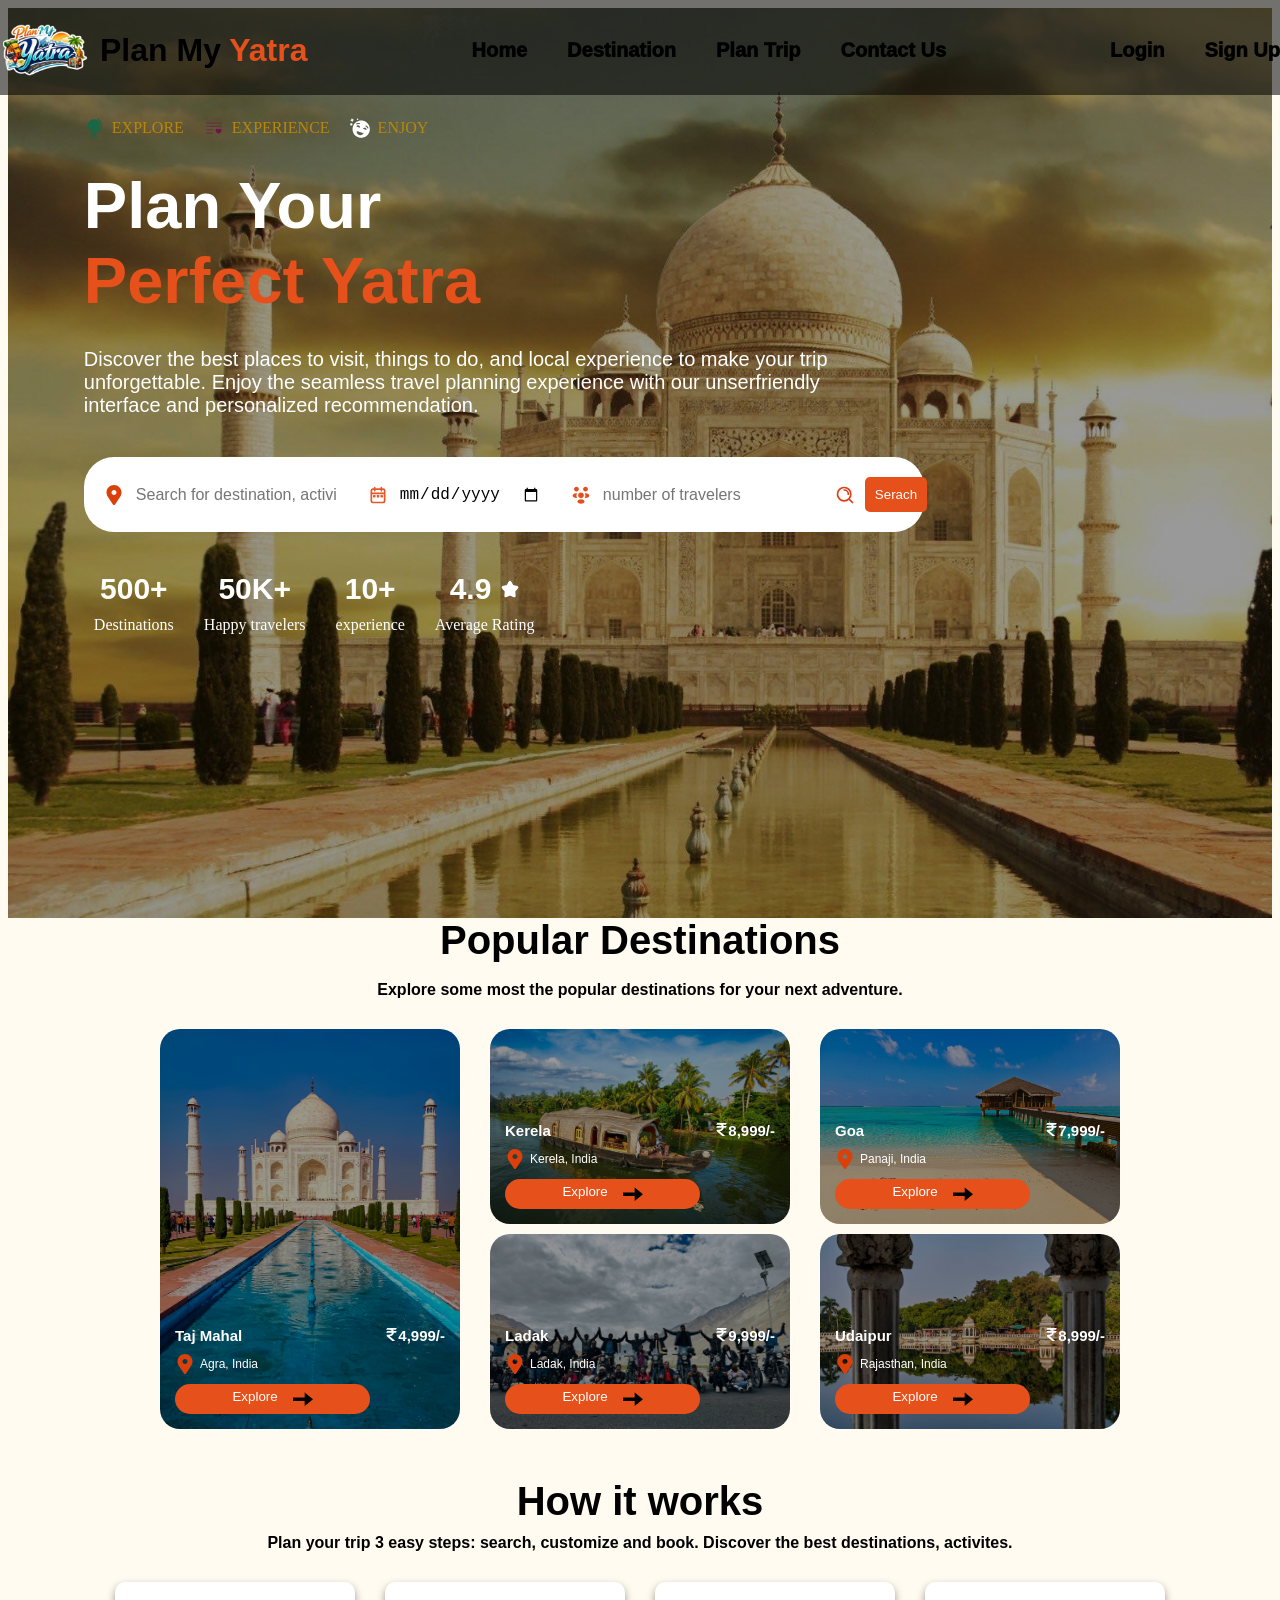
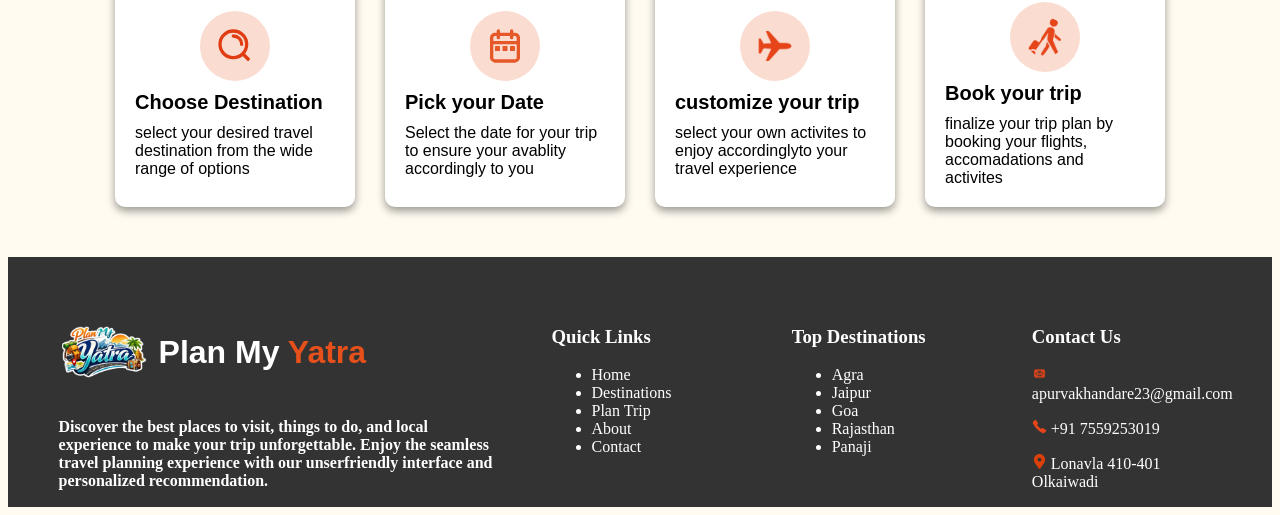
<file: index.html>
<!DOCTYPE html>
<html>

<head>
    <meta charset="UTF-8">
    <meta name="viewport" content="width=device-width, initial-scale=1.0">
    <title>Home</title>
    <link rel="stylesheet" href="./css/style.css">
    <link rel="stylesheet" href="./css/home.css">
    <link rel="stylesheet" href="./css/navbar.css">
    <link rel="stylesheet" href="./css/footer.css">
</head>

<body>

    <div class="main-hero-section">
        <!-- Navbar -->
        <div class="main-container">
            <div class="img-container">
                <img src="./images/website-logo.54 PM" alt="website-image" class="main-logo" />
                <h1 class="website-name">Plan My <span style="color: #E6501B;">Yatra</span></h1>
            </div>

            <input type="checkbox" id="menu-toggle" class="menu-toggle" />

            <label for="menu-toggle" class="hamburger">
               <img src="./images/hamburger-icon.svg" alt="toggle-menu-icon" height="20px" />
            </label>

            <div class="nav-menu">
                <a href="./index.html" class="menu">Home</a>
                <a href="./Pages/destination.html" class="menu">Destination</a>
                <a href="" class="menu">Plan Trip</a>
                <a href="" class="menu">Contact Us</a>
            </div>

            <div class="nav-menu">
                <a href="" class="menu">Login</a>
                <a href="" class="menu">Sign Up</a>
            </div>
        </div>

        <!-- Main Content -->

        <div class="main-content">
            <div class="highlighted-main-content">
                <span class="highlighted-text"><img src="./images/explore-icon.svg" alt="explore-icon"
                        height="20px" />EXPLORE</span>
                <span class="highlighted-text"><img src="./images/experience-icon.svg" alt="experience-icon"
                        height="20px" />EXPERIENCE</span>
                <span class="highlighted-text"><img src="./images/enjoy-icon.svg" alt="enjoy-icon"
                        height="20px" />ENJOY</span>
            </div>
            <div class="sub-content">
                <span class="heading-1">Plan Your</span>
                </br> Perfect Yatra
            </div>
            <div class="main-info">
                Discover the best places to visit, things to do, and local experience to make your trip unforgettable.
                Enjoy the seamless travel planning experience with our unserfriendly interface and personalized
                recommendation.
            </div>

            <div class="destination-container">
                <div class="destination-container-items">
                    <img src="./images/location-icon.svg" height="20px" alt="location-icon" />
                    <input class="destination-input" type="text"
                        placeholder="Search for destination, activites or experiences" />
                </div>
                <div class="destination-container-items">
                    <img src="./images/date-icon.svg" height="20px" alt="date-icon" />
                    <input class="destination-input" type="date" />
                </div>
                <div class="destination-container-items">
                    <img src="./images/people-icon.svg" height="20px" alt="people-icons" />
                    <input class="destination-input" type="number" placeholder="number of travelers" />
                </div>
                <div class="destination-container-items">
                    <img src="./images/search-icon.svg" height="20px" alt="search-icon" />
                    <button class="btn-search">Serach</button>
                </div>
            </div>

            <div class="recommendation">
                <div class="recommendation-items">
                    <span class="recommendation-count">500+</span>
                    <span>Destinations</span>
                </div>

                <div class="recommendation-items">
                    <span class="recommendation-count">50K+</span>
                    <span>Happy travelers</span>
                </div>

                <div class="recommendation-items">
                    <span class="recommendation-count">10+</span>
                    <span>experience</span>
                </div>

                <div class="recommendation-items">
                    <span class="recommendation-count">4.9 <img src="./images/rating-icon.svg" alt="rating-icon"
                            height="20px" /></span>
                    <span>Average Rating</span>
                </div>
            </div>

        </div>
    </div>

    <!-- Destination Section -->
    <div class="destinations-section">
        <span class="destinations-section-heading">Popular Destinations</span>
        <br />
        <span class="destinations-section-description">Explore some most the popular destinations for your next adventure.</span>

        <div class="destinations-section-container">

            <div class="destinations-section-items-1">
                <div class="card-info">
                    <div class="card-top-info">
                        <span class="card-name">Taj Mahal</span>
                        <span class="card-prize"><img src="./images/rupee-icon.svg" alt="rupee-icon"
                                height="13px">4,999/-</span>
                    </div>

                    <div class="card-bottom-info">
                        <img src="./images/location-icon.svg" alt="location-icon" height="20px" />
                        <span>Agra, India</span>
                    </div>

                    <button class="btn-book">Explore &nbsp;&nbsp;&nbsp;<img src="./images/right-arrow-icon.svg"
                            alt="right-arrow" width="20px" /></button>
                </div>

            </div>


            <div>
                <div class="destinations-section-items-2">
                    <div class="destinations-section-items-2-sub-1">
                        <div class="card-info">
                            <div class="card-top-info">
                                <span class="card-name">Kerela</span>
                                <span class="card-prize"><img src="./images/rupee-icon.svg" alt="rupee-icon"
                                        height="13px">8,999/-</span>
                            </div>

                            <div class="card-bottom-info">
                                <img src="./images/location-icon.svg" alt="location-icon" height="20px" />
                                <span>Kerela, India</span>
                            </div>

                            <button class="btn-book">Explore &nbsp;&nbsp;&nbsp;<img src="./images/right-arrow-icon.svg"
                                    alt="right-arrow" width="20px" /></button>
                        </div>
                    </div>
                    <div class="destinations-section-items-2-sub-2">
                        <div class="card-info">
                            <div class="card-top-info">
                                <span class="card-name">Ladak</span>
                                <span class="card-prize"><img src="./images/rupee-icon.svg" alt="rupee-icon"
                                        height="13px">9,999/-</span>
                            </div>

                            <div class="card-bottom-info">
                                <img src="./images/location-icon.svg" alt="location-icon" height="20px" />
                                <span>Ladak, India</span>
                            </div>

                            <button class="btn-book">Explore &nbsp;&nbsp;&nbsp;<img src="./images/right-arrow-icon.svg"
                                    alt="right-arrow" width="20px" /></button>
                        </div>
                    </div>
                </div>
            </div>


            <div>
                <div class="destinations-section-items-3">
                    <div class="destinations-section-items-3-sub-1">
                        <div class="card-info">
                            <div class="card-top-info">
                                <span class="card-name">Goa</span>
                                <span class="card-prize"><img src="./images/rupee-icon.svg" alt="rupee-icon"
                                        height="13px">7,999/-</span>
                            </div>

                            <div class="card-bottom-info">
                                <img src="./images/location-icon.svg" alt="location-icon" height="20px" />
                                <span>Panaji, India</span>
                            </div>

                            <button class="btn-book">Explore &nbsp;&nbsp;&nbsp;<img src="./images/right-arrow-icon.svg"
                                    alt="right-arrow" width="20px" /></button>
                        </div>
                    </div>
                    <div class="destinations-section-items-3-sub-2">
                        <div class="card-info">
                            <div class="card-top-info">
                                <span class="card-name">Udaipur</span>
                                <span class="card-prize"><img src="./images/rupee-icon.svg" alt="rupee-icon"
                                        height="13px">8,999/-</span>
                            </div>

                            <div class="card-bottom-info">
                                <img src="./images/location-icon.svg" alt="location-icon" height="20px" />
                                <span>Rajasthan, India</span>
                            </div>

                            <button class="btn-book">Explore &nbsp;&nbsp;&nbsp;<img src="./images/right-arrow-icon.svg"
                                    alt="right-arrow" width="20px" /></button>
                        </div>
                    </div>
                </div>
            </div>

        </div>




    </div>

    <!--How it works-->
    <div class="work-section-container">
        <span class="work-section-heading">How it works</span>
        <span class="work-section-discription">Plan your trip 3 easy steps: search, customize and book. Discover the
            best destinations, activites.</span>
        <div class="work-section-card-container">
            <div class="work-section-card-container-items">
                <div class="work-section-card">
                    <img src="./images/search-icon.svg" alt="search-icon" height="40px" class="work-section-img" />
                </div>
                <span class="work-card-heading">Choose Destination</span>
                <span>select your desired travel destination from the wide range of options</span>
            </div>

            <div class="work-section-card-container-items">
                <div class="work-section-card">
                    <img src="./images/date-icon.svg" alt="search-icon" height="40px" class="work-section-img" />
                </div>
                <span class="work-card-heading">Pick your Date</span>
                <span>Select the date for your trip to ensure your avablity accordingly to you</span>
            </div>

            <div class="work-section-card-container-items">
                <div class="work-section-card">
                    <img src="./images/aeroplane-icon.png" alt="aeroplane-icon" height="40px"
                        class="work-section-img" />
                </div>
                <span class="work-card-heading">customize your trip</span>
                <span>select your own activites to enjoy accordinglyto your travel experience</span>
            </div>

            <div class="work-section-card-container-items">
                <div class="work-section-card">
                    <img src="./images/trip-icon.png" alt="aeroplane-icon" height="40px" class="work-section-img" />
                </div>
                <span class="work-card-heading">Book your trip</span>
                <span>finalize your trip plan by booking your flights, accomadations and activites </span>
            </div>
        </div>
    </div>

    <!--Footer-->
    <div class="footer-main-container">
        <div class="footer-menu-container">
            <div class="footer-child-item-1">
                <div class="img-container">
                    <img src="./images/website-logo.54 PM" alt="website-image" class="main-logo" />
                    <h1 class="website-name">Plan My <span style="color: #E6501B;">Yatra</span></h1>
                </div>
                <h4>Discover the best places to visit, things to do, and local experience to make your trip
                    unforgettable.
                    Enjoy the seamless travel planning experience with our unserfriendly interface and personalized
                    recommendation.</h4>
            </div>


            <div class="footer-child-item">
                <h3>Quick Links</h3>
                <ul>
                    <li><a class="footer-links" href="./in dex.html">Home</a></li>
                    <li><a class="footer-links" href="./Pages/destination.html">Destinations</a></li>
                    <li><a class="footer-links" href="./Pages/destination.html">Plan Trip</a></li>
                    <li><a class="footer-links" href="./Pages/about.html">About</a></li>
                    <li><a class="footer-links" href="./Pages/contact.html">Contact</a></li>
                </ul>
            </div>


            <div class="footer-child-item">
                <h3>Top Destinations</h3>
                <ul>
                    <li><a class="footer-links">Agra</a></li>
                    <li><a class="footer-links">Jaipur</a></li>
                    <li><a class="footer-links">Goa</a></li>
                    <li><a class="footer-links">Rajasthan</a></li>
                    <li><a class="footer-links">Panaji</a></li>
                </ul>
            </div>


            <div class="footer-child-item">
                <h3>Contact Us</h3>
                <p>
                    <img src="./images/email-icon.png" alt="email-icon" height="15px" />
                    <a class="footer-links" href="mailto:apurvakhandare23@gmail.com">apurvakhandare23@gmail.com</a>
                </p>
                <p>
                    <img src="./images/call-icon.png" alt="call-icon" height="15px" />
                    <a class="footer-links" href="tel:+91-7559253019">+91 7559253019</a>
                </p>
                <p>
                    <img src="./images/location-icon.svg" alt="" height="15px" />
                    <a class="footer-links" href="https://maps.app.goo.gl/bMqAWxhYWE5FszrA8" target="_blank">
                    Lonavla 410-401 Olkaiwadi
                    </a>
                </p>
            </div>
        </div>
    </div>




    </div>

</body>

</html>
</file>
<file: css/style.css>
body{
    background-color: #fffbf1;

}
</file>
<file: css/home.css>
.main-hero-section {
    background-image: linear-gradient(rgba(0, 0, 0, 0.4), rgba(0, 0, 0, 0.4)), url(./../images/taj-mahal-1.jpg);
    background-size: cover;
    background-position: cover;
    height: 100vh;
    padding-top: 10px;
}

.main-content {
    margin-left: 6%;
    margin-top: 70px;
}

.highlighted-main-content {
    color: darkgoldenrod;
    display: flex;
    flex-direction: row;
    padding-top: 30px;
    margin-bottom: 30px;
}

.highlighted-text {
    padding-right: 20px;
    display: flex;
    flex-direction: row;
    align-items: center;
    gap: 8px;
}

.sub-content {
    font-family: 'Trebuchet MS', 'Lucida Sans Unicode', 'Lucida Grande', 'Lucida Sans', Arial, sans-serif;
    font-size: 65px;
    color: #E6501B;
    font-weight: 900;
    margin-bottom: 30px;
}

.heading-1 {
    color: white;
}

.main-info {
    color: white;
    font-size: 20px;
    width: 800px;
    font-family: 'Trebuchet MS', 'Lucida Sans Unicode', 'Lucida Grande', 'Lucida Sans', Arial, sans-serif;
}

.destination-container{
    display: flex;
    justify-content: space-evenly;
    flex-direction: row;
    gap: 30px;
    margin-top: 40px;
    background-color: white;
    width: 800px;
    padding: 20px;
    border-radius: 30px;
}

.destination-container-items{
    display: flex;
    flex-direction: row;
    align-items: center;
    gap: 10px;
}

.destination-input{
    border: none;
    outline: none;
    font-size: 16px;
}

.btn-search{
    background-color: #E6501B;
    color: white;
    border: none;
    padding: 10px 10px;
    border-radius: 5px;
    cursor: pointer;
}

.recommendation{
    margin-top: 30px;
    color: white;
    display: flex;
    flex-direction: row ;
    align-items: center;
    gap: 20px;
}

.recommendation-items{
    display: flex;
    flex-direction: column;
    align-items: center;
    gap: 10px;
    margin-top: 10px;
    margin-left: 10px;
}

.recommendation-count{
    font-size: 30px;
    font-weight: 700;
    font-family: 'Trebuchet MS', 'Lucida Sans Unicode', 'Lucida Grande', 'Lucida Sans', Arial, sans-serif;
}

.destinations-section{
    display: flex;
    flex-direction: column;
    align-items: center;
    font-weight: 700;
    font-family: 'Trebuchet MS', 'Lucida Sans Unicode', 'Lucida Grande', 'Lucida Sans', Arial, sans-serif;
}

.destinations-section-heading{
    font-size: 40px;
}

.destinations-section-container{
    display: flex;
    flex-direction: row;
    gap: 30px;
    margin-top: 30px;
}

.destinations-section-items-1{
    background-size: cover;
    background-position: center;
    width: 300px;
    height: 400px;
    background-image: linear-gradient(rgba(0, 0, 0, 0.4), rgba(0, 0, 0, 0.4)), url(./../images/Taj-mahal-poster.jpg);
    border-radius: 20px;
    display: flex;
    flex-direction: column;
    justify-content: flex-end;
}

.card-info{
    width: 100%;
    padding: 15px;
    display: flex;
    flex-direction: column;
    gap: 10px;
}

.card-name{
    color: white;
    font-size: 15px;
    font-weight: 700;
}

.card-prize{
    color: white;
    font-size: 15px;
    font-weight: 700;
    padding-right: 30px;
}

.card-top-info{
    display: flex;
    flex-direction: row;
    justify-content: space-between;
    gap: 10px;
}

.card-bottom-info{
    color: white;
    display: flex;
    align-items: center;
    font-size: 12px;
    gap: 5px;
    font-weight: 400;
}

.btn-book{
    background-color: #E6501B;
    color: white;
    border: none;
   padding: 5px 5px;
   width: 100px;
    border-radius: 20px;
    cursor: pointer;
    width: 65%;
    display: flex;
    flex-direction: row;
    justify-content: center;
}

.destinations-section-items-2{
    display: flex;
    flex-direction: column;
    gap: 10px;
}

.destinations-section-items-2-sub-1{
    background-image: linear-gradient(rgba(0, 0, 0, 0.4), rgba(0, 0, 0, 0.4)), url(./../images/kerela-card.avif);
    background-size: cover;
    background-position: center;
    width: 300px;
    height: 195px;
    border-radius: 20px;
    display: flex;
    flex-direction: column;
    justify-content: end;
}

.destinations-section-items-2-sub-2{
    background-image: linear-gradient(rgba(0, 0, 0, 0.4), rgba(0, 0, 0, 0.4)), url(./../images/ladak-card.jpeg);
    background-size: cover;
    background-position: center;
    width: 300px;
    height: 195px;
    border-radius: 20px;
    display: flex;
    flex-direction: column;
    justify-content: end;
}

.destinations-section-items-3{
    display: flex;
    flex-direction: column;
    gap: 10px;
}   

.destinations-section-items-3-sub-1{
    background-image: linear-gradient(rgba(0, 0, 0, 0.4), rgba(0, 0, 0, 0.4)), url(./../images/goa-card.jpg);
    background-size: cover;
    background-position: center;
    width: 300px;
    height: 195px;
    border-radius: 20px;
    display: flex;
    flex-direction: column;
    justify-content: end;
}

.destinations-section-items-3-sub-2{
    background-image: linear-gradient(rgba(0, 0, 0, 0.4), rgba(0, 0, 0, 0.4)), url(./../images/udaipur-card.avif);
    background-size: cover;
    background-position: center;
    width: 300px;
    height: 195px;
    border-radius: 20px;
    display: flex;
    flex-direction: column;
    justify-content: end;
}

.work-section-container{
    display: flex;
    flex-direction: column;
    align-items: center;
    margin-top: 50px;
    font-family: 'Trebuchet MS', 'Lucida Sans Unicode', 'Lucida Grande', 'Lucida Sans', Arial, sans-serif;
}

.work-section-heading{
    font-size: 40px;
    font-weight: 700;
}

.work-section-discription{
    margin-top: 10px;
    font-weight: 700;
}

.work-section-card-container{
    display: flex;
    flex-direction: row;
    justify-content: space-evenly;
    gap: 30px;
    margin-top: 30px;
    margin-left: 100px;
    margin-right: 100px ;
}

.work-card-heading{
    font-size: 20px;
    font-weight: 700;
}

.work-section-card-container-items{
    display: flex;
    flex-direction: column;
    justify-content: center;
    gap: 10px;
    background-color: white;
    padding: 20px;
    border-radius: 10px;
    width: 200px;
    box-shadow: 0px 4px 8px rgba(0, 0, 0, 0.4);
}

.work-section-card-container-items:hover{
    border: 1px solid #E6501B;
    transition: border 0.6 ease;
}

.work-section-card{
    display: flex;
    flex-direction: row;
    justify-content: center;
}

.work-section-img{
    background-color: #fadcd1;
    padding: 15px;
    border-radius: 50%;
}

@media screen and (max-width: 768px){
    .main-hero-section{
        min-height: 100vh;
    }

    .sub-content{
        font-size: 38px;
    }

    .main-info{
        width: 100%;
        font-size: 15px;
    }

    .destination-container{
        flex-direction: column;
        width: 80%;
        border-radius: 20px;
    }

    .destination-input{
        width: 100%;
    }

    .btn-search{
        width: 100%;
        padding: 15px;
    }

    .recommendation{
        flex-wrap: wrap; 
    }

    .recommendation-items{
        font-size: 10px;
    }

    .destinations-section-heading{
        font-size: 30px;
    }

    .destinations-section-description{
        font-size: 14px;
        padding: 0px 20px;
    }

    .destinations-section-container{
        flex-direction: column;
        align-items: center;
    }

    .work-section-heading{
        font-size: 30px;
    }

    .work-section-discription{
        font-size: 14px;
        padding: 0px 20px;
    }
    .work-section-card-container{
        flex-direction: column;
        align-items: center;
    }
}
</file>
<file: css/navbar.css>
.main-container{
    display: flex;
    flex-direction: row;
    justify-content: space-between;
    align-items: center;
    padding-top: 5px;
    position: fixed;
    top:0;
    left:0;
    right:0;
    width:100%;
    background-color: rgba(0,0,0,0.55);
    z-index: 1000;
}

.website-name{
    font-weight: 700;
    font-family: 'Trebuchet MS', 'Lucida Sans Unicode', 'Lucida Grande', 'Lucida Sans', Arial, sans-serif;
    padding-left: 10px;

}

.main-logo{
    width: 90x;
    height: 90px;
}

.img-container{
    display: flex;
    flex-direction: row;
    align-items: center;
}

.nav-menu{
    display: flex;
    flex-direction: row;
    gap: 30px;
}

.menu{
    text-decoration: none;
    color:black;
    font-weight: 1000;
    font-size: 20px;
    font-family: 'Trebuchet MS', 'Lucida Sans Unicode', 'Lucida Grande', 'Lucida Sans', Arial, sans-serif;
    padding-left: 10px;
}

.menu:hover{
    color: #E6501B;
}

.menu-toggle{
    display: none;
}

.hamburger{
    display: none;
    cursor: pointer;
}

@media  screen and (max-width: 768px) {
    .main-container{
        flex-wrap: wrap;
        padding: 10px 20px;
    }

    .hamburger{
        display: block;
    }

    .nav-menu{
        display: none;
        flex-direction: column;
        width: 100%;
        text-align: center;
        gap: 10px;
    }

    .menu-toggle:checked ~ .nav-menu{
        display: flex;

    }

    ..menu-toggle:checked ~ .hamburger{
        font-size: 28px;
        content: 'x';
    }

    .menu{
        font-size: 18px;
    }

}
</file>
<file: css/footer.css>
.footer-main-container{
    width: 100%;
    height: 250px;
    background-color: #333;
    color: #fff;
    margin-top: 50px;
    display: flex;
}

.footer-links{
    text-decoration: none;
    color: #fff;
}

.footer-menu-container{
    display: flex;
    justify-content: space-evenly;
    flex-direction: row;
    padding-top: 50px;
}

.footer-child-item{
    width: 15%;
}

.footer-child-item-1{
    width: 35%;
}

@media screen and (max-width: 768px){

    .footer-main-container{
        height: auto;
    }

    .footer-menu-container{
        flex-direction: column;
         padding: 20px 25px;
    }

    .footer-child-item-1{
        width: 100%;
    }

    .footer-child-item{
        width: 100%;
    }
}
</file>
